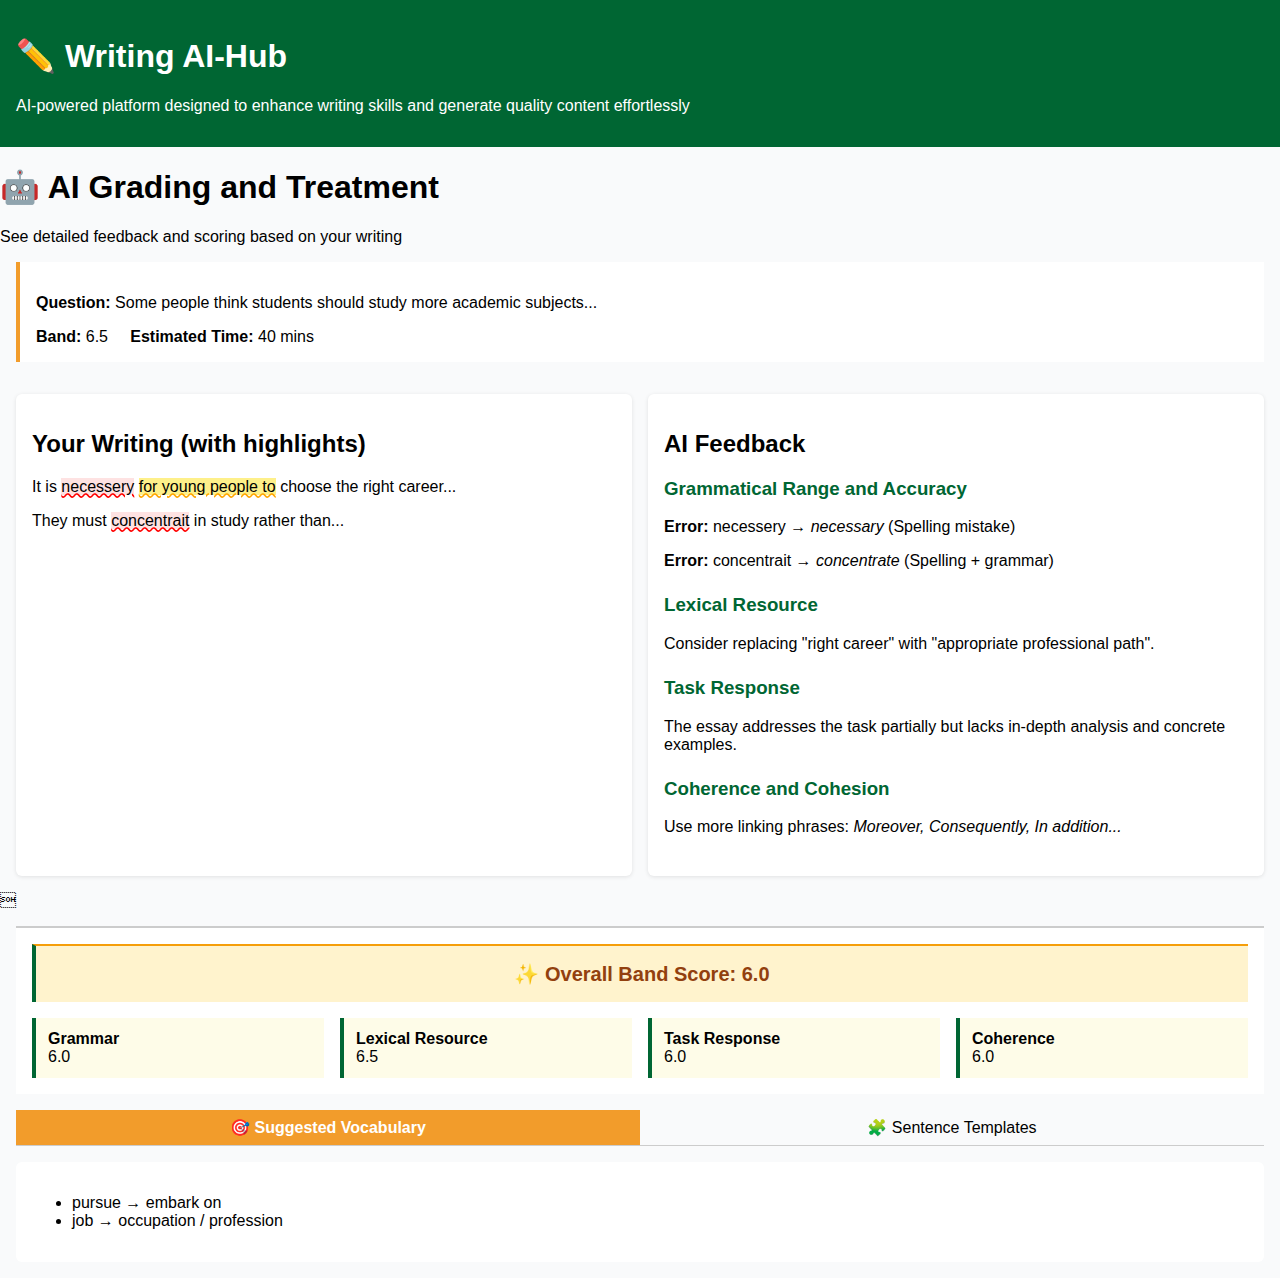
<file: attached_assets/grading.html>
<!DOCTYPE html>
<html lang="en">
<head>
  <meta charset="UTF-8" />
  <meta name="viewport" content="width=device-width, initial-scale=1.0"/>
  <title>Writing AI-Hub - Grading</title>
  <style>
    body { font-family: 'Segoe UI', sans-serif; margin: 0; background-color: #f9fafb; }
    header { background-color: #006633; color: white; padding: 1rem; }
    .prompt-info { background: #fff; padding: 1rem; margin: 1rem; border-left: 4px solid #F29C2B; }
    .grading-main { display: grid; grid-template-columns: 1fr 1fr; gap: 1rem; padding: 1rem; }
    .user-writing, .ai-feedback { background: #fff; padding: 1rem; border-radius: 0.375rem; box-shadow: 0 1px 4px rgba(0,0,0,0.1); }
    .ai-feedback h3 { color: #006633; margin-top: 1rem; }
    .highlight-red { background-color: #fee2e2; text-decoration: underline red wavy; }
    .highlight-yellow { background-color: #fef08a; text-decoration: underline orange wavy; }
    .feedback-section { margin-bottom: 1.5rem; }
    .score-box { display: flex; gap: 1rem; flex-wrap: wrap; background: #fff; padding: 1rem; margin: 1rem; border-top: 2px solid #ccc; }
    .score-box div { flex: 1 1 200px; background: #fefce8; padding: 0.75rem; border-left: 4px solid #006633; }
    .tabs { display: flex; border-bottom: 1px solid #ccc; margin: 1rem; }
    .tab { flex: 1; padding: 0.5rem; cursor: pointer; text-align: center; }
    .tab.active { background-color: #F29C2B; color: white; font-weight: bold; }
    .tab-content { padding: 1rem; display: none; background: #fff; margin: 0 1rem 1rem; border-radius: 0.375rem; }
    .tab-content.active { display: block; }
  </style>
</head>
<body>
  <header class="bg-green-800 text-white p-4 flex flex-col gap-1">
  <h1 class="text-xl font-semibold">✏️ Writing AI-Hub</h1>
  <p class="text-sm">AI-powered platform designed to enhance writing skills and generate quality content effortlessly</p>
</header>

<section class="grading-header bg-white p-6 mx-4 mt-6 mb-2 rounded shadow border-l-4 border-orange-400">
  <h1 class="text-2xl font-bold text-green-800 flex items-center gap-3">
    🤖 AI Grading and Treatment
  </h1>
  <p class="text-base text-gray-700 mt-2">See detailed feedback and scoring based on your writing</p>
</section>

  <section class="prompt-info text-lg leading-relaxed bg-white border border-orange-300 shadow-md px-6 py-5 rounded-lg mx-4 mb-6">
  <p class="text-xl font-semibold text-gray-800 mb-2">
    <strong>Question:</strong> Some people think students should study more academic subjects...
  </p>
  <div class="text-base text-gray-700">
    <strong>Band:</strong> 6.5 &nbsp;&nbsp;&nbsp; <strong>Estimated Time:</strong> 40 mins
  </div>
</section>

  <section class="grading-main">
    <div class="user-writing">
      <h2>Your Writing (with highlights)</h2>
      <p>
        It is <span class="highlight-red">necessery</span> <span class="highlight-yellow">for young people to</span> choose the right career...
      </p>
      <p>They must <span class="highlight-red">concentrait</span> in study rather than...</p>
    </div>

    <div class="ai-feedback">
      <h2>AI Feedback</h2>

      <div class="feedback-section">
        <h3>Grammatical Range and Accuracy</h3>
        <p><strong>Error:</strong> necessery → <em>necessary</em> (Spelling mistake)</p>
        <p><strong>Error:</strong> concentrait → <em>concentrate</em> (Spelling + grammar)</p>
      </div>

      <div class="feedback-section">
        <h3>Lexical Resource</h3>
        <p>Consider replacing "right career" with "appropriate professional path".</p>
      </div>

      <div class="feedback-section">
        <h3>Task Response</h3>
        <p>The essay addresses the task partially but lacks in-depth analysis and concrete examples.</p>
      </div>

      <div class="feedback-section">
        <h3>Coherence and Cohesion</h3>
        <p>Use more linking phrases: <em>Moreover, Consequently, In addition...</em></p>
      </div>
    </div>
  </section>

  
<section class="score-box">
  <div style="flex: 1 1 100%; background: #fff3cd; padding: 1rem; text-align: center; font-size: 1.25rem; font-weight: bold; color: #92400e; border-top: 2px solid #f59e0b;">
    ✨ Overall Band Score: 6.0
  </div>
  <div> <strong>Grammar</strong><br/>6.0 </div>
  <div> <strong>Lexical Resource</strong><br/>6.5 </div>
  <div> <strong>Task Response</strong><br/>6.0 </div>
  <div> <strong>Coherence</strong><br/>6.0 </div>
</section>

  <section>
    <div class="tabs">
      <div class="tab active" onclick="switchTab('vocab')">🎯 Suggested Vocabulary</div>
      <div class="tab" onclick="switchTab('templates')">🧩 Sentence Templates</div>
    </div>
    <div id="vocab" class="tab-content active">
      <ul>
        <li>pursue → embark on</li>
        <li>job → occupation / profession</li>
      </ul>
    </div>
    <div id="templates" class="tab-content">
      <p>"One possible explanation is that..."</p>
      <p>"This can be attributed to..."</p>
    </div>
  </section>

  <script>
    function switchTab(id) {
      document.querySelectorAll('.tab').forEach(t => t.classList.remove('active'));
      document.querySelectorAll('.tab-content').forEach(c => c.classList.remove('active'));
      document.getElementById(id).classList.add('active');
      document.querySelector(`.tab[onclick*="${id}"]`).classList.add('active');
    }
  </script>
</body>
</html>
</file>
